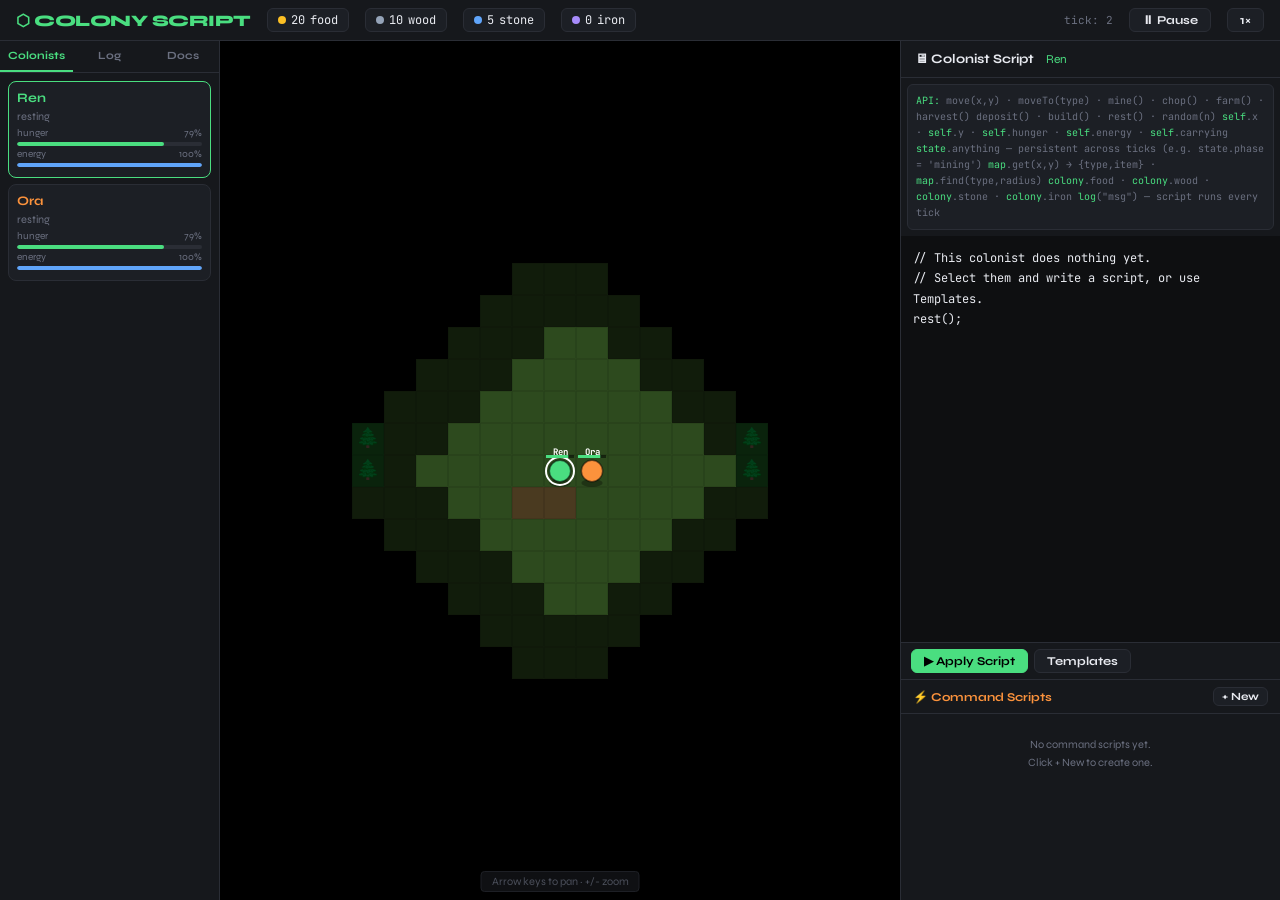
<file: projects/lilDudes/index.html>
<!DOCTYPE html>
<html lang="en">
<head>
<meta charset="UTF-8">
<meta name="viewport" content="width=device-width, initial-scale=1.0">
<title>Colony Script</title>
<link rel="preconnect" href="https://fonts.googleapis.com">
<link href="https://fonts.googleapis.com/css2?family=JetBrains+Mono:wght@400;600&family=Syne:wght@400;700;800&display=swap" rel="stylesheet">
<link rel="stylesheet" href="./ver.4/style.css">
</head>
<body>

<div id="topbar">
  <h1>⬡ COLONY SCRIPT</h1>
  <div class="res-pill"><div class="dot" style="background:#fbbf24"></div><span id="res-food">0</span> food</div>
  <div class="res-pill"><div class="dot" style="background:#94a3b8"></div><span id="res-wood">0</span> wood</div>
  <div class="res-pill"><div class="dot" style="background:#60a5fa"></div><span id="res-stone">0</span> stone</div>
  <div class="res-pill"><div class="dot" style="background:#a78bfa"></div><span id="res-iron">0</span> iron</div>
  <span id="tick-display">tick: 0</span>
  <button class="btn" id="btn-pause">⏸ Pause</button>
  <button class="btn" id="btn-speed">1×</button>
</div>

<div id="main">
  <div id="sidebar">
    <div id="sidebar-tabs">
      <div class="stab active" data-tab="colonists">Colonists</div>
      <div class="stab" data-tab="log">Log</div>
      <div class="stab" data-tab="docs">Docs</div>
    </div>
    <div id="sidebar-content">
      <div id="tab-colonists"></div>
      <div id="tab-log" style="display:none"></div>
      <div id="tab-docs" style="display:none"></div>
    </div>
  </div>

  <div id="map-area">
    <div id="canvas-wrap">
      <canvas id="map"></canvas>
    </div>
    <div id="camera-hint">Arrow keys to pan · +/- zoom</div>
  </div>

  <div id="right-panel">
    <!-- Script Editor (top half) -->
    <div id="editor-panel">
      <div id="editor-header">
        <h2>🖥 Colonist Script</h2>
        <span id="editor-colonist-name">— none selected —</span>
      </div>
      <div class="api-hint">
<b>API:</b> move(x,y) · moveTo(type) · mine() · chop() · farm() · harvest()
deposit() · build() · rest() · random(n)
<b>self</b>.x · <b>self</b>.y · <b>self</b>.hunger · <b>self</b>.energy · <b>self</b>.carrying
<b>state</b>.anything — persistent across ticks (e.g. state.phase = 'mining')
<b>map</b>.get(x,y) → {type,item} · <b>map</b>.find(type,radius)
<b>colony</b>.food · <b>colony</b>.wood · <b>colony</b>.stone · <b>colony</b>.iron
<b>log</b>("msg") — script runs every tick
      </div>
      <textarea id="script-editor" spellcheck="false"></textarea>
      <div id="editor-footer">
        <button class="btn active" id="btn-apply">▶ Apply Script</button>
        <button class="btn" id="btn-template">Templates</button>
        <span id="run-status"></span>
      </div>
    </div>

    <!-- Command Scripts Panel (bottom half) -->
    <div id="cmd-panel">
      <div id="cmd-header">
        <h2>⚡ Command Scripts</h2>
        <button class="btn btn-sm" id="btn-new-cmd">+ New</button>
      </div>
      <div id="cmd-list"></div>
    </div>
  </div>
</div>

<!-- Command Script Modal -->
<div id="cmd-modal" style="display:none">
  <div id="cmd-modal-box">
    <div id="cmd-modal-header">
      <span id="cmd-modal-title">New Command Script</span>
      <button class="btn btn-sm" id="btn-cmd-close">✕</button>
    </div>
    <div id="cmd-modal-body">
      <input id="cmd-name-input" type="text" placeholder="Script name..." maxlength="30">
      <div id="cmd-colonist-picker">
        <div class="cmd-label">Assign colonists:</div>
        <div id="cmd-colonist-checkboxes"></div>
      </div>
      <textarea id="cmd-script-editor" spellcheck="false" placeholder="// Script runs instantly when executed
move(0, 0);
log('Reporting to base!');"></textarea>
      <div id="cmd-modal-footer">
        <button class="btn active" id="btn-cmd-save">Save</button>
        <button class="btn danger" id="btn-cmd-delete" style="display:none">Delete</button>
      </div>
    </div>
  </div>
</div>

<script src="./ver.4/game.js"></script>
<script src="./ver.4/colonists.js"></script>
<script src="./ver.4/scripting.js"></script>
<script src="./ver.4/templates.js"></script>
<script src="./ver.4/commands.js"></script>
<script src="./ver.4/docs.js"></script>
<script src="./ver.4/main.js"></script>
</body>
</html>
</file>
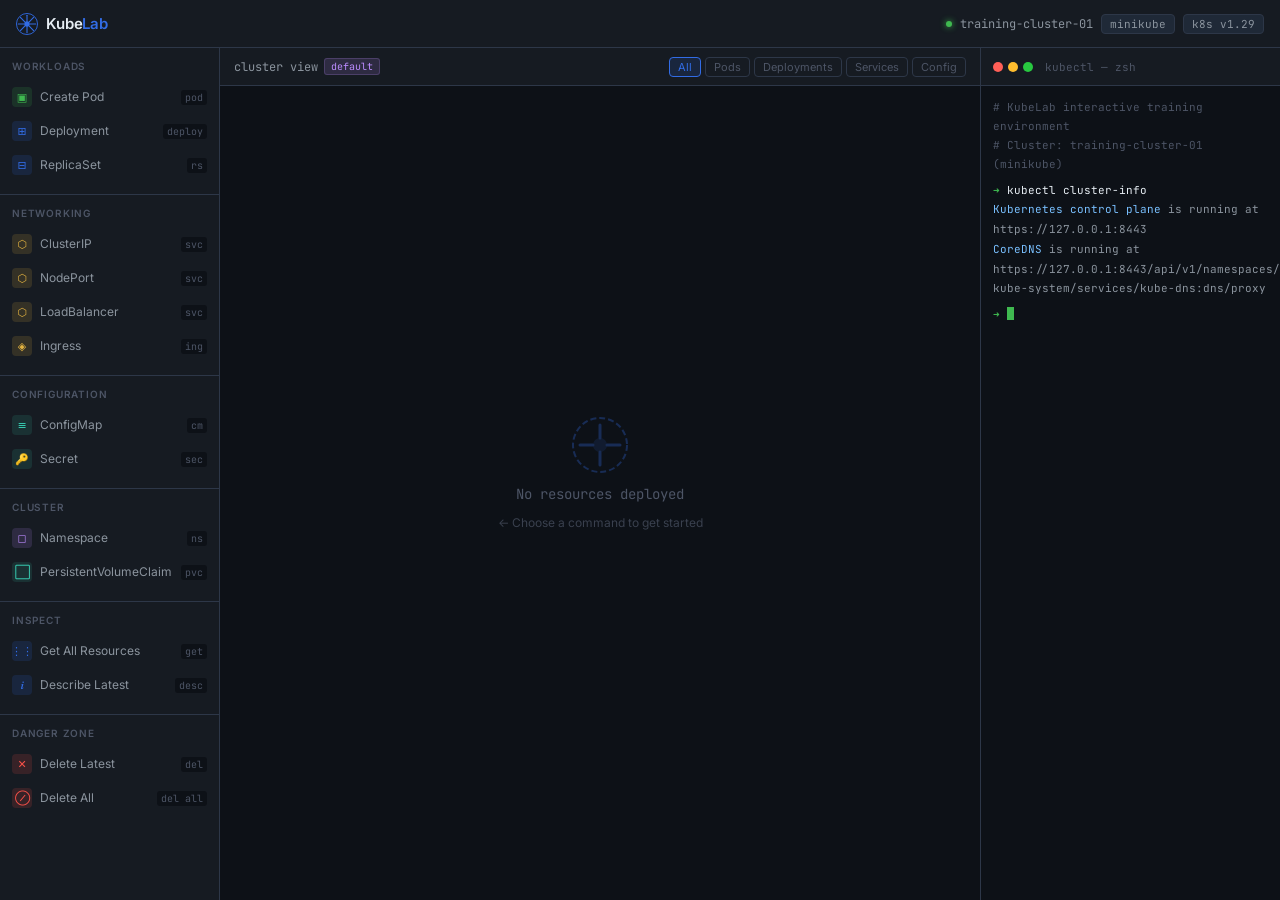
<file: training/kubernetes/index.html>
<!DOCTYPE html>
<html lang="en">
<head>
<meta charset="UTF-8">
<meta name="viewport" content="width=device-width, initial-scale=1.0">
<title>KubeLab — Kubernetes Training Environment</title>
<link rel="preconnect" href="https://fonts.googleapis.com">
<link rel="preconnect" href="https://fonts.gstatic.com" crossorigin>
<link href="https://fonts.googleapis.com/css2?family=JetBrains+Mono:wght@400;500&family=Inter:wght@400;500;600&display=swap" rel="stylesheet">
<link rel="stylesheet" href="./website/css/styles.css">
</head>
<body>

<!-- Top bar -->
<header class="topbar">
  <div class="topbar-logo">
    <svg class="k8s-wheel" viewBox="0 0 100 100" fill="none" xmlns="http://www.w3.org/2000/svg">
      <circle cx="50" cy="50" r="48" stroke="#326CE5" stroke-width="4"/>
      <circle cx="50" cy="50" r="12" fill="#326CE5"/>
      <line x1="50" y1="38" x2="50" y2="10" stroke="#326CE5" stroke-width="5" stroke-linecap="round"/>
      <line x1="50" y1="62" x2="50" y2="90" stroke="#326CE5" stroke-width="5" stroke-linecap="round"/>
      <line x1="38" y1="50" x2="10" y2="50" stroke="#326CE5" stroke-width="5" stroke-linecap="round"/>
      <line x1="62" y1="50" x2="90" y2="50" stroke="#326CE5" stroke-width="5" stroke-linecap="round"/>
      <line x1="41" y1="41" x2="20" y2="20" stroke="#326CE5" stroke-width="5" stroke-linecap="round"/>
      <line x1="59" y1="59" x2="80" y2="80" stroke="#326CE5" stroke-width="5" stroke-linecap="round"/>
      <line x1="59" y1="41" x2="80" y2="20" stroke="#326CE5" stroke-width="5" stroke-linecap="round"/>
      <line x1="41" y1="59" x2="20" y2="80" stroke="#326CE5" stroke-width="5" stroke-linecap="round"/>
    </svg>
    <span>Kube<span class="accent">Lab</span></span>
  </div>
  <div class="topbar-cluster">
    <div class="status-dot"></div>
    <span>training-cluster-01</span>
    <span class="topbar-tag">minikube</span>
    <span class="topbar-tag">k8s v1.29</span>
  </div>
</header>

<!-- Workspace -->
<div class="workspace">

  <!-- Left: command panel -->
  <nav class="commands-panel" aria-label="kubectl commands">

    <div class="panel-section">
      <div class="section-label">Workloads</div>
      <button class="cmd-btn" onclick="runCommand('pod')" title="kubectl run nginx --image=nginx">
        <span class="cmd-icon icon-pod">▣</span>
        <span class="cmd-label">Create Pod</span>
        <span class="cmd-shorthand">pod</span>
      </button>
      <button class="cmd-btn" onclick="runCommand('deploy')" title="kubectl create deployment">
        <span class="cmd-icon icon-deploy">⊞</span>
        <span class="cmd-label">Deployment</span>
        <span class="cmd-shorthand">deploy</span>
      </button>
      <button class="cmd-btn" onclick="runCommand('replicaset')" title="kubectl create replicaset">
        <span class="cmd-icon icon-deploy">⊟</span>
        <span class="cmd-label">ReplicaSet</span>
        <span class="cmd-shorthand">rs</span>
      </button>
    </div>

    <div class="panel-section">
      <div class="section-label">Networking</div>
      <button class="cmd-btn" onclick="runCommand('svc-clusterip')" title="kubectl expose --type=ClusterIP">
        <span class="cmd-icon icon-svc">⬡</span>
        <span class="cmd-label">ClusterIP</span>
        <span class="cmd-shorthand">svc</span>
      </button>
      <button class="cmd-btn" onclick="runCommand('svc-nodeport')" title="kubectl expose --type=NodePort">
        <span class="cmd-icon icon-svc">⬡</span>
        <span class="cmd-label">NodePort</span>
        <span class="cmd-shorthand">svc</span>
      </button>
      <button class="cmd-btn" onclick="runCommand('svc-lb')" title="kubectl expose --type=LoadBalancer">
        <span class="cmd-icon icon-svc">⬡</span>
        <span class="cmd-label">LoadBalancer</span>
        <span class="cmd-shorthand">svc</span>
      </button>
      <button class="cmd-btn" onclick="runCommand('ingress')" title="kubectl create ingress">
        <span class="cmd-icon icon-svc">◈</span>
        <span class="cmd-label">Ingress</span>
        <span class="cmd-shorthand">ing</span>
      </button>
    </div>

    <div class="panel-section">
      <div class="section-label">Configuration</div>
      <button class="cmd-btn" onclick="runCommand('configmap')" title="kubectl create configmap">
        <span class="cmd-icon icon-cfg">≡</span>
        <span class="cmd-label">ConfigMap</span>
        <span class="cmd-shorthand">cm</span>
      </button>
      <button class="cmd-btn" onclick="runCommand('secret')" title="kubectl create secret">
        <span class="cmd-icon icon-cfg">🔑</span>
        <span class="cmd-label">Secret</span>
        <span class="cmd-shorthand">sec</span>
      </button>
    </div>

    <div class="panel-section">
      <div class="section-label">Cluster</div>
      <button class="cmd-btn" onclick="runCommand('namespace')" title="kubectl create namespace">
        <span class="cmd-icon icon-ns">◻</span>
        <span class="cmd-label">Namespace</span>
        <span class="cmd-shorthand">ns</span>
      </button>
      <button class="cmd-btn" onclick="runCommand('pvc')" title="kubectl create pvc">
        <span class="cmd-icon icon-cfg">⬜</span>
        <span class="cmd-label">PersistentVolumeClaim</span>
        <span class="cmd-shorthand">pvc</span>
      </button>
    </div>

    <div class="panel-section">
      <div class="section-label">Inspect</div>
      <button class="cmd-btn" onclick="runCommand('get-all')" title="kubectl get all">
        <span class="cmd-icon icon-deploy">⋮⋮</span>
        <span class="cmd-label">Get All Resources</span>
        <span class="cmd-shorthand">get</span>
      </button>
      <button class="cmd-btn" onclick="runCommand('describe')" title="kubectl describe">
        <span class="cmd-icon icon-deploy">𝒊</span>
        <span class="cmd-label">Describe Latest</span>
        <span class="cmd-shorthand">desc</span>
      </button>
    </div>

    <div class="panel-section">
      <div class="section-label">Danger Zone</div>
      <button class="cmd-btn" onclick="runCommand('delete-last')" title="kubectl delete (last resource)">
        <span class="cmd-icon icon-del">✕</span>
        <span class="cmd-label">Delete Latest</span>
        <span class="cmd-shorthand">del</span>
      </button>
      <button class="cmd-btn" onclick="runCommand('delete-all')" title="kubectl delete all --all">
        <span class="cmd-icon icon-del">⊘</span>
        <span class="cmd-label">Delete All</span>
        <span class="cmd-shorthand">del all</span>
      </button>
    </div>

  </nav>

  <!-- Centre: visualiser -->
  <main class="visualiser">
    <div class="viz-toolbar">
      <div class="viz-toolbar-title">
        cluster view
        <span class="ns-badge">default</span>
      </div>
      <div class="viz-filter-btns">
        <button class="filter-btn active" onclick="setFilter('all', this)">All</button>
        <button class="filter-btn" onclick="setFilter('pod', this)">Pods</button>
        <button class="filter-btn" onclick="setFilter('deploy', this)">Deployments</button>
        <button class="filter-btn" onclick="setFilter('svc', this)">Services</button>
        <button class="filter-btn" onclick="setFilter('cfg', this)">Config</button>
      </div>
    </div>

    <div class="viz-canvas" id="vizCanvas">
      <div class="empty-state" id="emptyState">
        <svg width="56" height="56" viewBox="0 0 56 56" fill="none">
          <circle cx="28" cy="28" r="27" stroke="#326CE5" stroke-width="2" stroke-dasharray="6 3"/>
          <circle cx="28" cy="28" r="7" fill="#326CE5" fill-opacity="0.4"/>
          <line x1="28" y1="21" x2="28" y2="8" stroke="#326CE5" stroke-width="3" stroke-linecap="round"/>
          <line x1="28" y1="35" x2="28" y2="48" stroke="#326CE5" stroke-width="3" stroke-linecap="round"/>
          <line x1="21" y1="28" x2="8" y2="28" stroke="#326CE5" stroke-width="3" stroke-linecap="round"/>
          <line x1="35" y1="28" x2="48" y2="28" stroke="#326CE5" stroke-width="3" stroke-linecap="round"/>
        </svg>
        <div class="empty-title">No resources deployed</div>
        <div class="empty-hint">← Choose a command to get started</div>
      </div>
    </div>
  </main>

  <!-- Right: terminal -->
  <aside class="terminal-panel" aria-label="kubectl terminal output">
    <div class="term-header">
      <div class="term-dots">
        <div class="term-dot dot-red"></div>
        <div class="term-dot dot-yellow"></div>
        <div class="term-dot dot-green"></div>
      </div>
      <div class="term-title">kubectl — zsh</div>
    </div>
    <div class="term-body" id="termBody">
      <div class="term-line"><span class="term-out-muted"># KubeLab interactive training environment</span></div>
      <div class="term-line"><span class="term-out-muted"># Cluster: training-cluster-01 (minikube)</span></div>
      <div class="term-spacer"></div>
      <div class="term-line"><span class="term-prompt">➜</span> <span class="term-cmd">kubectl cluster-info</span></div>
      <div class="term-line"><span class="term-out-blue">Kubernetes control plane</span> <span class="term-out">is running at</span></div>
      <div class="term-line"><span class="term-out">  https://127.0.0.1:8443</span></div>
      <div class="term-line"><span class="term-out-blue">CoreDNS</span> <span class="term-out">is running at</span></div>
      <div class="term-line"><span class="term-out">  https://127.0.0.1:8443/api/v1/namespaces/</span></div>
      <div class="term-line"><span class="term-out">  kube-system/services/kube-dns:dns/proxy</span></div>
      <div class="term-spacer"></div>
      <div class="term-line"><span class="term-prompt">➜</span> <span class="term-cursor"></span></div>
    </div>
  </aside>

</div>

<script src="./website/js/script.js"></script>
</body>
</html>
</file>
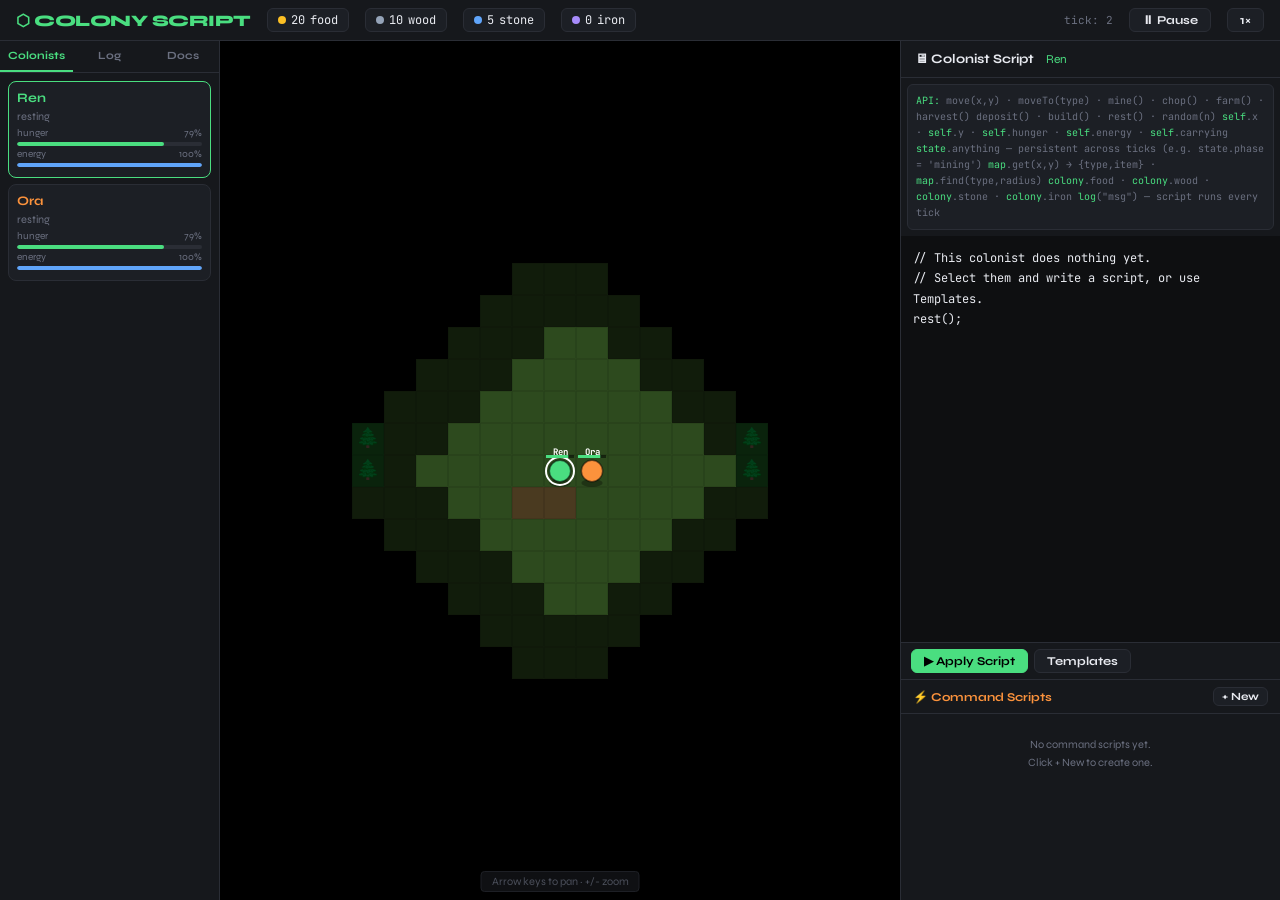
<file: projects/lilDudes/ver.4/index.html>
<!DOCTYPE html>
<html lang="en">
<head>
<meta charset="UTF-8">
<meta name="viewport" content="width=device-width, initial-scale=1.0">
<title>Colony Script</title>
<link rel="preconnect" href="https://fonts.googleapis.com">
<link href="https://fonts.googleapis.com/css2?family=JetBrains+Mono:wght@400;600&family=Syne:wght@400;700;800&display=swap" rel="stylesheet">
<link rel="stylesheet" href="style.css">
</head>
<body>

<div id="topbar">
  <h1>⬡ COLONY SCRIPT</h1>
  <div class="res-pill"><div class="dot" style="background:#fbbf24"></div><span id="res-food">0</span> food</div>
  <div class="res-pill"><div class="dot" style="background:#94a3b8"></div><span id="res-wood">0</span> wood</div>
  <div class="res-pill"><div class="dot" style="background:#60a5fa"></div><span id="res-stone">0</span> stone</div>
  <div class="res-pill"><div class="dot" style="background:#a78bfa"></div><span id="res-iron">0</span> iron</div>
  <span id="tick-display">tick: 0</span>
  <button class="btn" id="btn-pause">⏸ Pause</button>
  <button class="btn" id="btn-speed">1×</button>
</div>

<div id="main">
  <div id="sidebar">
    <div id="sidebar-tabs">
      <div class="stab active" data-tab="colonists">Colonists</div>
      <div class="stab" data-tab="log">Log</div>
      <div class="stab" data-tab="docs">Docs</div>
    </div>
    <div id="sidebar-content">
      <div id="tab-colonists"></div>
      <div id="tab-log" style="display:none"></div>
      <div id="tab-docs" style="display:none"></div>
    </div>
  </div>

  <div id="map-area">
    <div id="canvas-wrap">
      <canvas id="map"></canvas>
    </div>
    <div id="camera-hint">Arrow keys to pan · +/- zoom</div>
  </div>

  <div id="right-panel">
    <!-- Script Editor (top half) -->
    <div id="editor-panel">
      <div id="editor-header">
        <h2>🖥 Colonist Script</h2>
        <span id="editor-colonist-name">— none selected —</span>
      </div>
      <div class="api-hint">
<b>API:</b> move(x,y) · moveTo(type) · mine() · chop() · farm() · harvest()
deposit() · build() · rest() · random(n)
<b>self</b>.x · <b>self</b>.y · <b>self</b>.hunger · <b>self</b>.energy · <b>self</b>.carrying
<b>state</b>.anything — persistent across ticks (e.g. state.phase = 'mining')
<b>map</b>.get(x,y) → {type,item} · <b>map</b>.find(type,radius)
<b>colony</b>.food · <b>colony</b>.wood · <b>colony</b>.stone · <b>colony</b>.iron
<b>log</b>("msg") — script runs every tick
      </div>
      <textarea id="script-editor" spellcheck="false"></textarea>
      <div id="editor-footer">
        <button class="btn active" id="btn-apply">▶ Apply Script</button>
        <button class="btn" id="btn-template">Templates</button>
        <span id="run-status"></span>
      </div>
    </div>

    <!-- Command Scripts Panel (bottom half) -->
    <div id="cmd-panel">
      <div id="cmd-header">
        <h2>⚡ Command Scripts</h2>
        <button class="btn btn-sm" id="btn-new-cmd">+ New</button>
      </div>
      <div id="cmd-list"></div>
    </div>
  </div>
</div>

<!-- Command Script Modal -->
<div id="cmd-modal" style="display:none">
  <div id="cmd-modal-box">
    <div id="cmd-modal-header">
      <span id="cmd-modal-title">New Command Script</span>
      <button class="btn btn-sm" id="btn-cmd-close">✕</button>
    </div>
    <div id="cmd-modal-body">
      <input id="cmd-name-input" type="text" placeholder="Script name..." maxlength="30">
      <div id="cmd-colonist-picker">
        <div class="cmd-label">Assign colonists:</div>
        <div id="cmd-colonist-checkboxes"></div>
      </div>
      <textarea id="cmd-script-editor" spellcheck="false" placeholder="// Script runs instantly when executed
move(0, 0);
log('Reporting to base!');"></textarea>
      <div id="cmd-modal-footer">
        <button class="btn active" id="btn-cmd-save">Save</button>
        <button class="btn danger" id="btn-cmd-delete" style="display:none">Delete</button>
      </div>
    </div>
  </div>
</div>

<script src="game.js"></script>
<script src="colonists.js"></script>
<script src="scripting.js"></script>
<script src="templates.js"></script>
<script src="commands.js"></script>
<script src="docs.js"></script>
<script src="main.js"></script>
</body>
</html>
</file>
<file: projects/lilDudes/ver.4/style.css>
*{margin:0;padding:0;box-sizing:border-box}
:root{
  --bg:#0e0f11;--surface:#16181c;--panel:#1c1f25;--border:#2a2d35;
  --text:#e8eaf0;--muted:#6b7080;--accent:#4ade80;--accent2:#fb923c;
  --danger:#f87171;--info:#60a5fa;--warn:#fbbf24;
  --tile:32px;
}
body{background:var(--bg);color:var(--text);font-family:'Syne',sans-serif;height:100vh;display:flex;flex-direction:column;overflow:hidden;font-size:14px}
#topbar{display:flex;align-items:center;gap:16px;padding:8px 16px;background:var(--surface);border-bottom:1px solid var(--border);flex-shrink:0}
#topbar h1{font-size:16px;font-weight:800;color:var(--accent);letter-spacing:-0.5px}
.res-pill{display:flex;align-items:center;gap:5px;background:var(--panel);border:1px solid var(--border);border-radius:6px;padding:3px 10px;font-family:'JetBrains Mono',monospace;font-size:12px}
.res-pill .dot{width:8px;height:8px;border-radius:50%}
#tick-display{margin-left:auto;font-family:'JetBrains Mono',monospace;font-size:11px;color:var(--muted)}
.btn{background:var(--panel);border:1px solid var(--border);color:var(--text);border-radius:6px;padding:4px 12px;cursor:pointer;font-family:'Syne',sans-serif;font-size:12px;font-weight:700;transition:all .15s}
.btn:hover{border-color:var(--accent);color:var(--accent)}
.btn.active{background:var(--accent);color:#000;border-color:var(--accent)}
.btn.danger{border-color:var(--danger);color:var(--danger)}
#main{display:flex;flex:1;overflow:hidden}
#sidebar{width:220px;flex-shrink:0;background:var(--surface);border-right:1px solid var(--border);display:flex;flex-direction:column;overflow:hidden}
#sidebar-tabs{display:flex;border-bottom:1px solid var(--border)}
.stab{flex:1;padding:8px;text-align:center;font-size:11px;font-weight:700;cursor:pointer;color:var(--muted);transition:.15s}
.stab.active{color:var(--accent);border-bottom:2px solid var(--accent)}
#sidebar-content{flex:1;overflow-y:auto;padding:8px}
.colonist-card{background:var(--panel);border:1px solid var(--border);border-radius:8px;padding:8px;margin-bottom:6px;cursor:pointer;transition:.15s}
.colonist-card:hover,.colonist-card.selected{border-color:var(--accent)}
.col-name{font-weight:700;font-size:13px;margin-bottom:4px}
.col-status{font-size:11px;color:var(--muted);margin-bottom:4px}
.need-bar{height:4px;background:var(--border);border-radius:2px;margin-bottom:2px;overflow:hidden}
.need-fill{height:100%;border-radius:2px;transition:width .5s}
.need-label{display:flex;justify-content:space-between;font-size:10px;color:var(--muted);margin-bottom:3px}
.log-entry{font-family:'JetBrains Mono',monospace;font-size:10px;padding:2px 0;border-bottom:1px solid var(--border);color:var(--muted)}
.log-entry.error{color:var(--danger)}
.log-entry.info{color:var(--info)}
.log-entry.success{color:var(--accent)}
#map-area{flex:1;display:flex;flex-direction:column;overflow:hidden;position:relative}
#canvas-wrap{flex:1;overflow:hidden;display:flex;align-items:flex-start;justify-content:flex-start}
canvas{image-rendering:pixelated;display:block}
#camera-hint{position:absolute;bottom:8px;left:50%;transform:translateX(-50%);font-size:11px;color:var(--muted);background:var(--surface);border:1px solid var(--border);border-radius:4px;padding:3px 10px;pointer-events:none;opacity:0.7}
#editor-header{padding:10px 14px;border-bottom:1px solid var(--border);display:flex;align-items:center;gap:8px}
#editor-header h2{font-size:13px;font-weight:700}
#editor-colonist-name{font-size:12px;color:var(--accent);margin-left:4px}
#editor-footer{padding:6px 10px;border-top:1px solid var(--border);display:flex;gap:6px;align-items:center}
#run-status{font-size:11px;color:var(--muted);margin-left:auto}
.api-hint{background:var(--panel);border:1px solid var(--border);border-radius:6px;padding:8px;margin:6px;font-family:'JetBrains Mono',monospace;font-size:10px;color:var(--muted);line-height:1.6}
.api-hint b{color:var(--accent);font-weight:400}

/* ─── RIGHT PANEL SPLIT ──────────────────────────────────────────────────────── */
#right-panel{width:380px;flex-shrink:0;display:flex;flex-direction:column;background:var(--surface);border-left:1px solid var(--border)}
#editor-panel{display:flex;flex-direction:column;flex:1;min-height:0;border-bottom:1px solid var(--border)}
#script-editor{flex:1;min-height:0;background:var(--bg);font-family:'JetBrains Mono',monospace;font-size:12px;color:var(--text);border:none;outline:none;resize:none;padding:12px;line-height:1.7;tab-size:2}

/* ─── COMMAND SCRIPTS PANEL ─────────────────────────────────────────────────── */
#cmd-panel{height:220px;flex-shrink:0;display:flex;flex-direction:column;overflow:hidden}
#cmd-header{display:flex;align-items:center;justify-content:space-between;padding:7px 12px;border-bottom:1px solid var(--border);flex-shrink:0}
#cmd-header h2{font-size:12px;font-weight:700;color:var(--accent2)}
.btn-sm{padding:2px 8px;font-size:11px}
#cmd-list{flex:1;overflow-y:auto;padding:6px 8px;display:flex;flex-direction:column;gap:4px}
.cmd-empty{font-size:11px;color:var(--muted);text-align:center;padding:16px 8px;line-height:1.6}
.cmd-row{display:flex;align-items:center;gap:6px;background:var(--panel);border:1px solid var(--border);border-radius:6px;padding:6px 8px}
.cmd-row:hover{border-color:var(--accent2)}
.cmd-row-info{flex:1;min-width:0}
.cmd-row-name{font-size:12px;font-weight:700;color:var(--text)}
.cmd-row-assigned{font-size:10px;color:var(--muted);white-space:nowrap;overflow:hidden;text-overflow:ellipsis}
.cmd-row-actions{display:flex;gap:4px;flex-shrink:0}

/* ─── COMMAND MODAL ──────────────────────────────────────────────────────────── */
#cmd-modal{display:none;position:fixed;inset:0;background:rgba(0,0,0,0.7);z-index:200;align-items:center;justify-content:center}
#cmd-modal-box{background:var(--surface);border:1px solid var(--border);border-radius:10px;width:460px;max-height:80vh;display:flex;flex-direction:column;overflow:hidden}
#cmd-modal-header{display:flex;align-items:center;justify-content:space-between;padding:10px 14px;border-bottom:1px solid var(--border);font-weight:700;font-size:13px}
#cmd-modal-body{display:flex;flex-direction:column;flex:1;overflow:hidden;padding:12px;gap:8px}
#cmd-name-input{background:var(--bg);border:1px solid var(--border);border-radius:5px;color:var(--text);font-family:'JetBrains Mono',monospace;font-size:12px;padding:6px 10px;outline:none;width:100%}
#cmd-name-input:focus{border-color:var(--accent)}
#cmd-colonist-picker{background:var(--panel);border:1px solid var(--border);border-radius:5px;padding:6px 10px}
.cmd-label{font-size:10px;color:var(--muted);margin-bottom:5px;font-weight:700;text-transform:uppercase;letter-spacing:.05em}
#cmd-colonist-checkboxes{display:flex;flex-wrap:wrap;gap:6px}
.cmd-check-label{display:flex;align-items:center;gap:3px;font-size:11px;cursor:pointer;background:var(--bg);border:1px solid var(--border);border-radius:4px;padding:3px 7px}
.cmd-check-label input{accent-color:var(--accent);margin:0}
#cmd-script-editor{flex:1;min-height:120px;background:var(--bg);font-family:'JetBrains Mono',monospace;font-size:12px;color:var(--text);border:1px solid var(--border);border-radius:5px;outline:none;resize:none;padding:10px;line-height:1.7}
#cmd-script-editor:focus{border-color:var(--accent)}
#cmd-modal-footer{display:flex;gap:6px}

/* ─── DOCS TAB ───────────────────────────────────────────────────────────────── */
.docs-content{padding:8px 4px;display:flex;flex-direction:column;gap:10px}
.docs-section{background:var(--panel);border:1px solid var(--border);border-radius:6px;padding:8px 10px}
.docs-heading{font-size:11px;font-weight:700;color:var(--accent);margin-bottom:6px;letter-spacing:.04em}
.docs-p{font-size:10px;color:var(--muted);line-height:1.6}
.docs-p b{color:var(--text)}
.docs-table{display:flex;flex-direction:column;gap:3px}
.docs-row{display:flex;gap:8px;font-size:10px;line-height:1.5;align-items:baseline}
.docs-row code{color:var(--accent);font-family:'JetBrains Mono',monospace;font-size:10px;white-space:nowrap;flex-shrink:0}
.docs-row span{color:var(--muted);flex:1}
.docs-row span code{font-size:9px}

/* ─── COLONIST NAME COLORS ───────────────────────────────────────────────────── */
.col-name{font-weight:700;font-size:13px;margin-bottom:4px}
.docs-pre{background:var(--bg);border:1px solid var(--border);border-radius:4px;padding:6px 8px;font-family:'JetBrains Mono',monospace;font-size:9px;color:var(--accent);line-height:1.6;overflow-x:auto;white-space:pre;margin-top:4px}
</file>
<file: training/kubernetes/website/css/styles.css>
:root {
  --k8s-blue: #326CE5;
  --k8s-blue-dim: #1a3f8f;
  --k8s-blue-glow: rgba(50, 108, 229, 0.15);
  --bg-base: #0d1117;
  --bg-panel: #161b22;
  --bg-panel2: #1c2230;
  --bg-card: #1f2937;
  --border: #2d3748;
  --border-bright: #3d4f6b;
  --text-primary: #e6edf3;
  --text-secondary: #8b949e;
  --text-muted: #4d5566;
  --green: #3fb950;
  --green-dim: rgba(63, 185, 80, 0.15);
  --yellow: #e3b341;
  --yellow-dim: rgba(227, 179, 65, 0.15);
  --red: #f85149;
  --red-dim: rgba(248, 81, 73, 0.15);
  --purple: #bc8cff;
  --purple-dim: rgba(188, 140, 255, 0.15);
  --teal: #39d5b9;
  --teal-dim: rgba(57, 213, 185, 0.12);
  --font-mono: 'JetBrains Mono', 'Fira Code', monospace;
  --font-ui: 'Inter', system-ui, sans-serif;
}

* { box-sizing: border-box; margin: 0; padding: 0; }

body {
  background: var(--bg-base);
  color: var(--text-primary);
  font-family: var(--font-ui);
  height: 100vh;
  overflow: hidden;
  display: flex;
  flex-direction: column;
}

/* ── Top bar ── */
.topbar {
  height: 48px;
  background: var(--bg-panel);
  border-bottom: 1px solid var(--border);
  display: flex;
  align-items: center;
  padding: 0 16px;
  gap: 16px;
  flex-shrink: 0;
  z-index: 10;
}

.topbar-logo {
  display: flex;
  align-items: center;
  gap: 8px;
  font-weight: 600;
  font-size: 15px;
  letter-spacing: -0.01em;
}

.k8s-wheel {
  width: 22px;
  height: 22px;
  flex-shrink: 0;
}

.topbar-logo span.accent { color: var(--k8s-blue); }

.topbar-cluster {
  margin-left: auto;
  display: flex;
  align-items: center;
  gap: 8px;
  font-size: 12px;
  color: var(--text-secondary);
  font-family: var(--font-mono);
}

.status-dot {
  width: 6px;
  height: 6px;
  border-radius: 50%;
  background: var(--green);
  box-shadow: 0 0 6px var(--green);
  animation: pulse-dot 2.5s ease-in-out infinite;
}

@keyframes pulse-dot {
  0%, 100% { opacity: 1; }
  50% { opacity: 0.4; }
}

.topbar-tag {
  background: var(--bg-card);
  border: 1px solid var(--border);
  border-radius: 4px;
  padding: 2px 8px;
  font-size: 11px;
  color: var(--text-secondary);
  font-family: var(--font-mono);
}

/* ── Main layout ── */
.workspace {
  flex: 1;
  display: grid;
  grid-template-columns: 220px 1fr 300px;
  overflow: hidden;
}

/* ── Left commands panel ── */
.commands-panel {
  background: var(--bg-panel);
  border-right: 1px solid var(--border);
  display: flex;
  flex-direction: column;
  overflow-y: auto;
}

.panel-section {
  padding: 12px 0;
  border-bottom: 1px solid var(--border);
}

.panel-section:last-child { border-bottom: none; }

.section-label {
  font-size: 10px;
  font-weight: 600;
  letter-spacing: 0.08em;
  text-transform: uppercase;
  color: var(--text-muted);
  padding: 0 12px 8px;
}

.cmd-btn {
  width: 100%;
  background: none;
  border: none;
  cursor: pointer;
  display: flex;
  align-items: center;
  gap: 8px;
  padding: 7px 12px;
  font-size: 12px;
  font-family: var(--font-ui);
  color: var(--text-secondary);
  transition: background 0.12s, color 0.12s;
  text-align: left;
}

.cmd-btn:hover {
  background: var(--bg-card);
  color: var(--text-primary);
}

.cmd-btn:active { background: var(--bg-panel2); }

.cmd-btn .cmd-icon {
  width: 20px;
  height: 20px;
  border-radius: 4px;
  display: flex;
  align-items: center;
  justify-content: center;
  flex-shrink: 0;
  font-size: 11px;
}

.cmd-btn .cmd-label { flex: 1; line-height: 1.3; }
.cmd-btn .cmd-shorthand {
  font-family: var(--font-mono);
  font-size: 10px;
  color: var(--text-muted);
  background: var(--bg-base);
  padding: 1px 4px;
  border-radius: 3px;
}

.icon-pod { background: var(--green-dim); color: var(--green); }
.icon-deploy { background: var(--k8s-blue-glow); color: var(--k8s-blue); }
.icon-svc { background: var(--yellow-dim); color: var(--yellow); }
.icon-ns { background: var(--purple-dim); color: var(--purple); }
.icon-cfg { background: var(--teal-dim); color: var(--teal); }
.icon-del { background: var(--red-dim); color: var(--red); }

/* ── Visualiser ── */
.visualiser {
  background: var(--bg-base);
  display: flex;
  flex-direction: column;
  overflow: hidden;
  position: relative;
}

.viz-toolbar {
  height: 38px;
  background: var(--bg-panel);
  border-bottom: 1px solid var(--border);
  display: flex;
  align-items: center;
  padding: 0 14px;
  gap: 12px;
  flex-shrink: 0;
}

.viz-toolbar-title {
  font-size: 12px;
  color: var(--text-secondary);
  font-family: var(--font-mono);
  display: flex;
  align-items: center;
  gap: 6px;
}

.viz-toolbar-title .ns-badge {
  background: var(--purple-dim);
  color: var(--purple);
  border: 1px solid rgba(188,140,255,0.2);
  border-radius: 3px;
  padding: 1px 6px;
  font-size: 10px;
}

.viz-filter-btns {
  margin-left: auto;
  display: flex;
  gap: 4px;
}

.filter-btn {
  background: none;
  border: 1px solid var(--border);
  border-radius: 4px;
  color: var(--text-muted);
  font-size: 11px;
  font-family: var(--font-ui);
  padding: 2px 8px;
  cursor: pointer;
  transition: all 0.12s;
}

.filter-btn:hover { color: var(--text-primary); border-color: var(--border-bright); }
.filter-btn.active { background: var(--k8s-blue-glow); color: var(--k8s-blue); border-color: var(--k8s-blue); }

.viz-canvas {
  flex: 1;
  overflow-y: auto;
  overflow-x: hidden;
  padding: 16px;
}

/* Node groups */
.node-group {
  margin-bottom: 16px;
}

.node-group-header {
  display: flex;
  align-items: center;
  gap: 8px;
  margin-bottom: 8px;
  font-size: 11px;
  color: var(--text-muted);
  font-family: var(--font-mono);
}

.node-group-header::before {
  content: '';
  display: block;
  height: 1px;
  width: 12px;
  background: var(--border);
}

.node-group-header::after {
  content: '';
  display: block;
  flex: 1;
  height: 1px;
  background: var(--border);
}

.node-grid {
  display: flex;
  flex-wrap: wrap;
  gap: 8px;
}

/* Resource cards */
.resource-card {
  background: var(--bg-panel);
  border: 1px solid var(--border);
  border-radius: 6px;
  padding: 10px 12px;
  min-width: 160px;
  max-width: 190px;
  flex: 1;
  cursor: default;
  transition: border-color 0.15s, background 0.15s;
  animation: card-appear 0.3s ease-out;
  position: relative;
  overflow: hidden;
}

@keyframes card-appear {
  from { opacity: 0; transform: translateY(6px); }
  to { opacity: 1; transform: translateY(0); }
}

.resource-card:hover {
  border-color: var(--border-bright);
  background: var(--bg-panel2);
}

.resource-card::before {
  content: '';
  position: absolute;
  top: 0; left: 0; right: 0;
  height: 2px;
}

.card-pod::before { background: var(--green); }
.card-deploy::before { background: var(--k8s-blue); }
.card-svc::before { background: var(--yellow); }
.card-ns::before { background: var(--purple); }
.card-cfg::before { background: var(--teal); }

.card-header {
  display: flex;
  align-items: center;
  justify-content: space-between;
  margin-bottom: 6px;
}

.card-kind {
  font-size: 9px;
  font-weight: 600;
  letter-spacing: 0.06em;
  text-transform: uppercase;
}

.pod-kind { color: var(--green); }
.deploy-kind { color: var(--k8s-blue); }
.svc-kind { color: var(--yellow); }
.ns-kind { color: var(--purple); }
.cfg-kind { color: var(--teal); }

.card-status {
  display: flex;
  align-items: center;
  gap: 4px;
  font-size: 10px;
}

.status-running { color: var(--green); }
.status-pending { color: var(--yellow); }
.status-error { color: var(--red); }

.status-pip {
  width: 5px;
  height: 5px;
  border-radius: 50%;
}

.pip-running { background: var(--green); }
.pip-pending { background: var(--yellow); animation: blink 1s step-end infinite; }
.pip-error { background: var(--red); }

@keyframes blink {
  0%, 100% { opacity: 1; }
  50% { opacity: 0; }
}

.card-name {
  font-family: var(--font-mono);
  font-size: 11px;
  color: var(--text-primary);
  white-space: nowrap;
  overflow: hidden;
  text-overflow: ellipsis;
  margin-bottom: 6px;
}

.card-meta {
  display: flex;
  flex-wrap: wrap;
  gap: 4px;
}

.meta-pill {
  font-size: 9px;
  font-family: var(--font-mono);
  padding: 1px 5px;
  border-radius: 3px;
  border: 1px solid var(--border);
  color: var(--text-secondary);
  background: var(--bg-base);
}

.empty-state {
  display: flex;
  flex-direction: column;
  align-items: center;
  justify-content: center;
  height: 100%;
  gap: 12px;
  color: var(--text-muted);
  padding-bottom: 40px;
}

.empty-state svg { opacity: 0.3; }

.empty-title {
  font-size: 14px;
  color: var(--text-muted);
  font-family: var(--font-mono);
}

.empty-hint {
  font-size: 12px;
  color: var(--text-muted);
  opacity: 0.7;
}

/* ── Terminal panel ── */
.terminal-panel {
  background: var(--bg-base);
  border-left: 1px solid var(--border);
  display: flex;
  flex-direction: column;
  overflow: hidden;
}

.term-header {
  height: 38px;
  background: var(--bg-panel);
  border-bottom: 1px solid var(--border);
  display: flex;
  align-items: center;
  padding: 0 12px;
  gap: 8px;
  flex-shrink: 0;
}

.term-dots {
  display: flex;
  gap: 5px;
}

.term-dot {
  width: 10px;
  height: 10px;
  border-radius: 50%;
}

.dot-red { background: #ff5f57; }
.dot-yellow { background: #ffbd2e; }
.dot-green { background: #28c840; }

.term-title {
  font-size: 11px;
  color: var(--text-muted);
  font-family: var(--font-mono);
  margin-left: 4px;
}

.term-body {
  flex: 1;
  overflow-y: auto;
  padding: 12px;
  font-family: var(--font-mono);
  font-size: 11px;
  line-height: 1.7;
  scroll-behavior: smooth;
}

.term-line { margin-bottom: 1px; }

.term-prompt {
  color: var(--green);
  user-select: none;
}

.term-cmd { color: var(--text-primary); }
.term-out { color: var(--text-secondary); }
.term-out-blue { color: #79c0ff; }
.term-out-green { color: var(--green); }
.term-out-yellow { color: var(--yellow); }
.term-out-muted { color: var(--text-muted); }
.term-error { color: var(--red); }

.term-cursor {
  display: inline-block;
  width: 7px;
  height: 13px;
  background: var(--green);
  vertical-align: -2px;
  animation: cursor-blink 1.1s step-end infinite;
}

@keyframes cursor-blink {
  0%, 100% { opacity: 1; }
  50% { opacity: 0; }
}

.term-spacer { height: 6px; }

/* scrollbars */
::-webkit-scrollbar { width: 5px; height: 5px; }
::-webkit-scrollbar-track { background: transparent; }
::-webkit-scrollbar-thumb { background: var(--border); border-radius: 3px; }
::-webkit-scrollbar-thumb:hover { background: var(--border-bright); }
</file>
